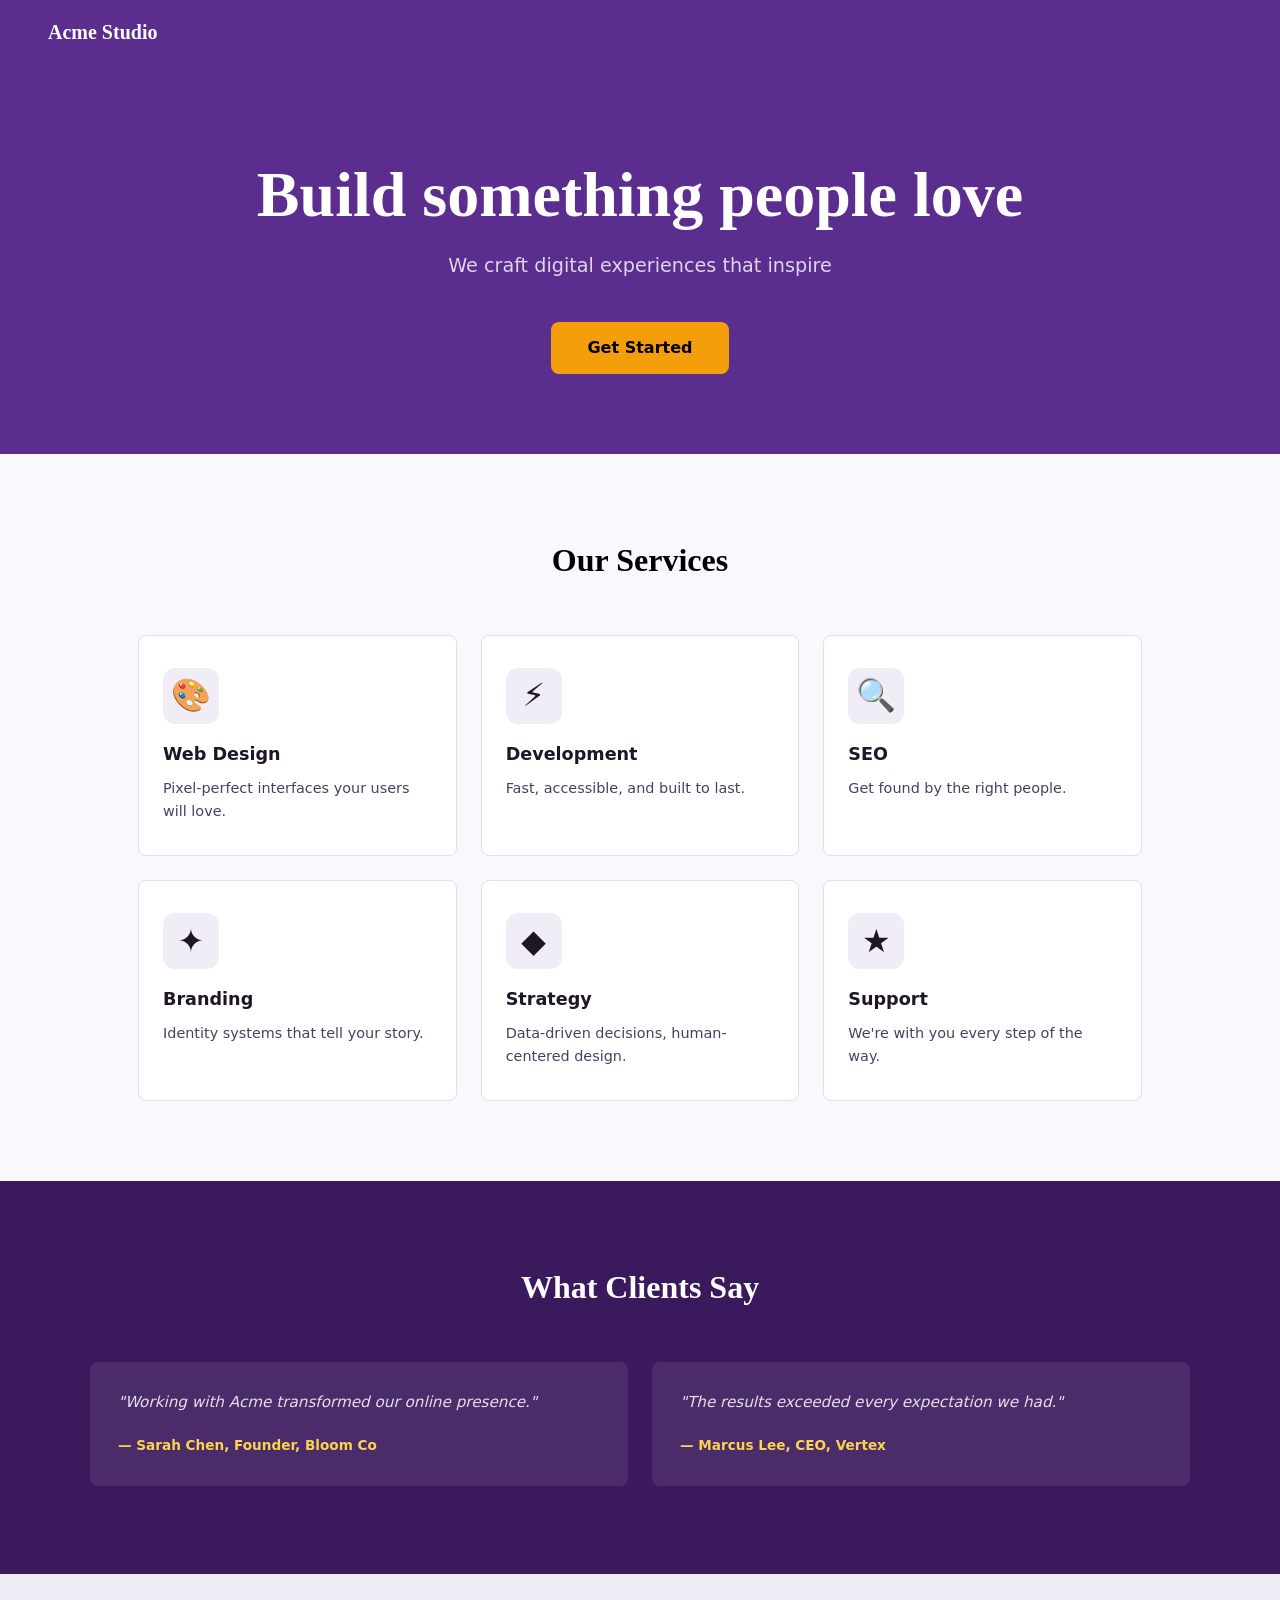
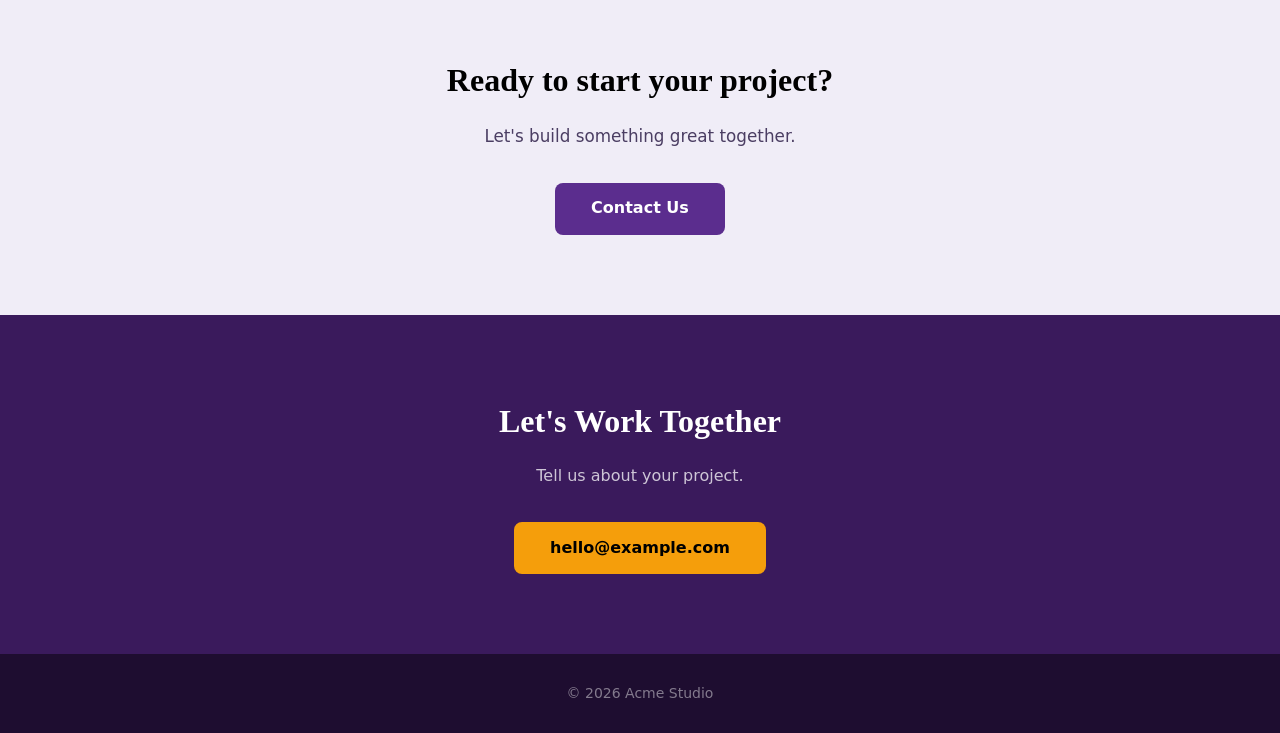
<file: themes/cards/preview.html>
<!DOCTYPE html>
<html lang="en">
<head>
	<meta name="generator" content="Hugo 0.164.0">
  <meta charset="UTF-8">
  <meta name="viewport" content="width=device-width, initial-scale=1.0">
  <title>Acme Studio</title>
  <meta name="description" content="Creative studio delivering modern websites">
  <style>:root {
  --color-primary: #5B2D8E;
  --color-primary-light: #8B5FBF;
  --color-primary-dark: #3A1A5C;
  --color-accent: #F59E0B;
  --color-accent-light: #FCD34D;
  --color-accent-dark: #B45309;
  --color-background: #F9F8FC;
  --color-background-muted: #F0EDF7;
  --color-surface: #FFFFFF;
  --color-surface-light: #FFFFFF;
  --color-surface-dark: #E2DCF0;
  --color-text: #1E1527;
  --color-text-light: #4B3E63;
  --color-text-dark: #0F0A14;
  --color-text-deeper: #000000;
  --color-section-dark: #3A1A5C;
  --color-section-footer: #1E0D30;
  --font-heading: 'Georgia', serif;
  --font-body: system-ui, -apple-system, sans-serif;
  --border-radius: 8px;
}

*, *::before, *::after { box-sizing: border-box; margin: 0; padding: 0; }
html { scroll-behavior: smooth; }
body { font-family: var(--font-body); background: var(--color-background); color: var(--color-text); line-height: 1.65; }
a { color: var(--color-primary); text-decoration: none; }
a:hover { text-decoration: underline; }
img { max-width: 100%; height: auto; display: block; }

.site-nav {
  position: sticky; top: 0; z-index: 100;
  background: var(--color-primary);
  padding: 0 3rem; display: flex; align-items: center;
  justify-content: space-between; height: 64px;
}
.site-nav .brand { font-family: var(--font-heading); font-size: 1.25rem; font-weight: 700; color: #fff; }
.site-nav .nav-links { display: flex; gap: 2rem; list-style: none; }
.site-nav .nav-links a { color: rgba(255,255,255,0.8); font-size: 0.95rem; }
.site-nav .nav-links a:hover { color: #fff; text-decoration: none; }

/* Bold hero */
.section-hero {
  background: var(--color-primary);
  color: #fff; text-align: center;
  padding: 6rem 2rem 5rem;
}
.section-hero h1 {
  font-family: var(--font-heading);
  font-size: clamp(2.4rem, 5vw, 4.5rem);
  line-height: 1.1; margin-bottom: 1.25rem;
}
.section-hero .tagline {
  font-size: 1.2rem; color: rgba(255,255,255,0.8);
  max-width: 600px; margin: 0 auto 2.5rem;
}
.btn {
  display: inline-block; padding: 0.8rem 2.25rem;
  background: var(--color-accent); color: #000;
  border-radius: var(--border-radius); font-weight: 700;
  transition: background 0.2s;
}
.btn:hover { background: var(--color-accent-light); text-decoration: none; color: #000; }
.btn-outline {
  background: transparent; color: #fff;
  border: 2px solid rgba(255,255,255,0.6); margin-left: 0.75rem;
}
.btn-outline:hover { border-color: #fff; background: rgba(255,255,255,0.1); color: #fff; }

/* Cards grid */
.section-cards {
  padding: 5rem 3rem;
  max-width: 1100px; margin: 0 auto;
}
.section-cards h2 {
  font-family: var(--font-heading); font-size: 2rem;
  color: var(--color-text-deeper); text-align: center;
  margin-bottom: 3rem;
}
.cards-grid {
  display: grid; grid-template-columns: repeat(3, 1fr); gap: 1.5rem;
}
.card {
  background: var(--color-surface);
  border-radius: var(--border-radius);
  border: 1px solid var(--color-surface-dark);
  padding: 2rem 1.5rem;
  transition: box-shadow 0.2s, transform 0.2s;
}
.card:hover { box-shadow: 0 8px 24px rgba(91,45,142,0.12); transform: translateY(-2px); }
.card .icon {
  font-size: 2rem; margin-bottom: 1rem;
  width: 56px; height: 56px; border-radius: 12px;
  background: var(--color-background-muted);
  display: flex; align-items: center; justify-content: center;
}
.card h3 { font-size: 1.1rem; font-weight: 600; color: var(--color-text); margin-bottom: 0.5rem; }
.card p { font-size: 0.9rem; color: var(--color-text-light); line-height: 1.6; }

/* Testimonials */
.section-testimonials {
  background: var(--color-section-dark);
  padding: 5rem 3rem;
}
.section-testimonials h2 {
  font-family: var(--font-heading); font-size: 2rem;
  color: #fff; text-align: center; margin-bottom: 3rem;
}
.testimonials-strip {
  display: flex; gap: 1.5rem; overflow-x: auto;
  max-width: 1100px; margin: 0 auto;
  padding-bottom: 0.5rem;
}
.testimonial {
  background: rgba(255,255,255,0.08);
  border-radius: var(--border-radius);
  padding: 1.75rem; min-width: 280px; flex: 1;
}
.testimonial blockquote {
  font-size: 0.95rem; color: rgba(255,255,255,0.85);
  line-height: 1.7; margin-bottom: 1rem;
  font-style: italic;
}
.testimonial cite {
  font-size: 0.85rem; color: var(--color-accent-light);
  font-style: normal; font-weight: 600;
}

/* CTA */
.section-cta {
  padding: 5rem 2rem; text-align: center;
  background: var(--color-background-muted);
}
.section-cta h2 {
  font-family: var(--font-heading); font-size: 2rem;
  color: var(--color-text-deeper); margin-bottom: 1rem;
}
.section-cta p { color: var(--color-text-light); margin-bottom: 2rem; font-size: 1.05rem; }
.section-cta .btn { background: var(--color-primary); color: #fff; }
.section-cta .btn:hover { background: var(--color-primary-dark); }

/* Contact */
.section-contact {
  background: var(--color-section-dark); padding: 5rem 2rem; text-align: center;
}
.section-contact h2 {
  font-family: var(--font-heading); font-size: 2rem;
  color: #fff; margin-bottom: 1rem;
}
.section-contact p { color: rgba(255,255,255,0.75); margin-bottom: 2rem; }
.section-contact .btn { background: var(--color-accent); color: #000; }

.site-footer {
  background: var(--color-section-footer); color: rgba(255,255,255,0.45);
  text-align: center; padding: 1.75rem; font-size: 0.875rem;
}

@media (max-width: 900px) {
  .cards-grid { grid-template-columns: repeat(2, 1fr); }
}
@media (max-width: 640px) {
  .cards-grid { grid-template-columns: 1fr; }
  .site-nav .nav-links { display: none; }
  .section-hero { padding: 4rem 1.25rem 3rem; }
  .site-nav { padding: 0 1.25rem; }
}
</style>
  
</head>
<body>
  <nav class="site-nav">
    <a href="/" class="brand">Acme Studio</a>
    <ul class="nav-links">
      
    </ul>
  </nav>
  
<section id="hero" class="section-hero">
  <h1>Build something people love</h1>
  <p class="tagline">We craft digital experiences that inspire</p>
  <a href="#contact" class="btn">Get Started</a>
  
</section>

<section id="services" class="section-cards">
  <h2>Our Services</h2>
  <div class="cards-grid">
    
    
    <div class="card">
      <div class="icon">🎨</div>
      <h3>Web Design</h3>
      <p>Pixel-perfect interfaces your users will love.</p>
    </div>
    
    <div class="card">
      <div class="icon">⚡</div>
      <h3>Development</h3>
      <p>Fast, accessible, and built to last.</p>
    </div>
    
    <div class="card">
      <div class="icon">🔍</div>
      <h3>SEO</h3>
      <p>Get found by the right people.</p>
    </div>
    
    <div class="card">
      <div class="icon">✦</div>
      <h3>Branding</h3>
      <p>Identity systems that tell your story.</p>
    </div>
    
    <div class="card">
      <div class="icon">◆</div>
      <h3>Strategy</h3>
      <p>Data-driven decisions, human-centered design.</p>
    </div>
    
    <div class="card">
      <div class="icon">★</div>
      <h3>Support</h3>
      <p>We&#39;re with you every step of the way.</p>
    </div>
    
    
  </div>
</section>


<section id="testimonials" class="section-testimonials">
  <h2>What Clients Say</h2>
  <div class="testimonials-strip">
    
    <div class="testimonial">
      <blockquote>"Working with Acme transformed our online presence."</blockquote>
      <cite>— Sarah Chen, Founder, Bloom Co</cite>
    </div>
    
    <div class="testimonial">
      <blockquote>"The results exceeded every expectation we had."</blockquote>
      <cite>— Marcus Lee, CEO, Vertex</cite>
    </div>
    
  </div>
</section>



<section class="section-cta">
  <h2>Ready to start your project?</h2>
  <p>Let&#39;s build something great together.</p>
  <a href="#contact" class="btn">Contact Us</a>
</section>


<section id="contact" class="section-contact">
  <h2>Let&#39;s Work Together</h2>
  <p>Tell us about your project.</p>
  
  <a href="mailto:hello@example.com" class="btn">hello@example.com</a>
  
</section>


  <footer class="site-footer">
  <p>© 2026 Acme Studio</p>
</footer>

</body>
</html>
</file>
